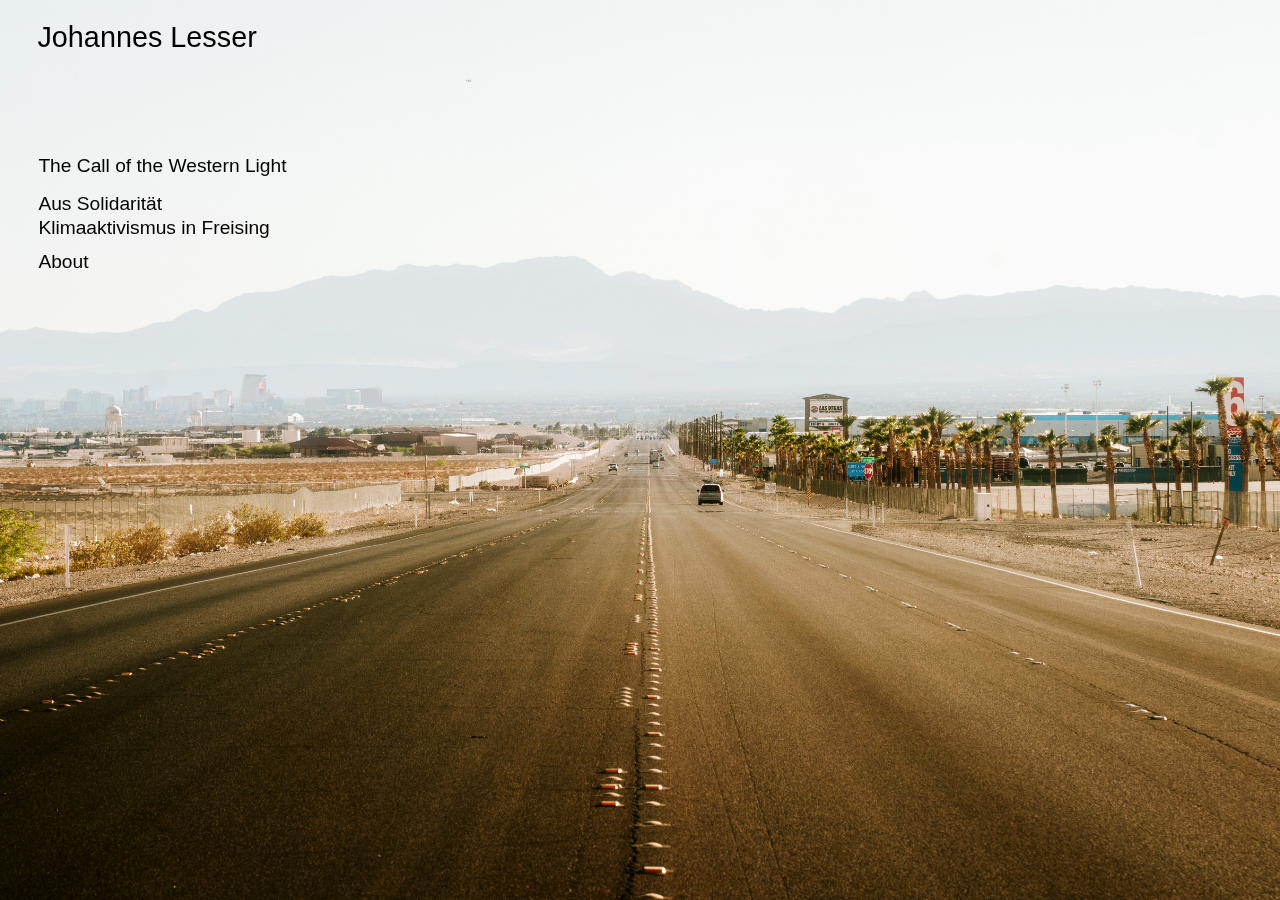
<file: index.html>
<!DOCTYPE html>
<html lang="en">
<head>
<meta charset="utf-8">
<meta name="viewport" content="width=device-width; initial-scale=1.0;">

<title>
    Johannes Lesser
</title>
    
<link rel="stylesheet" href="css/reset.css">
<link rel="stylesheet" href="css/style.css">

</head>
<body>
    <header>
        <div class="about">
        <a href="about.html">About</a>
        </div>   
        
        <div class="tcotwl">
        <a href="tcotwl.html">The Call of the Western Light</a>
        </div>   
        
        <div class="aussolidaritaet">
        <a href="aussolidaritaet.html">Aus Solidarität<br>Klimaaktivismus in Freising</a>
        </div>   
        
        <div class="titel">
        <a href="index.html">
            Johannes 
            Lesser</a>
        </div> 
        
    </header>
         <section class="portfolio">
           <div class="frontpage"> 
                <img src="img/fotos/callofthewesternlight_8.jpg" alt="road las vegas"> 
            </div> 
    </section>

    </body>
</html>
</file>
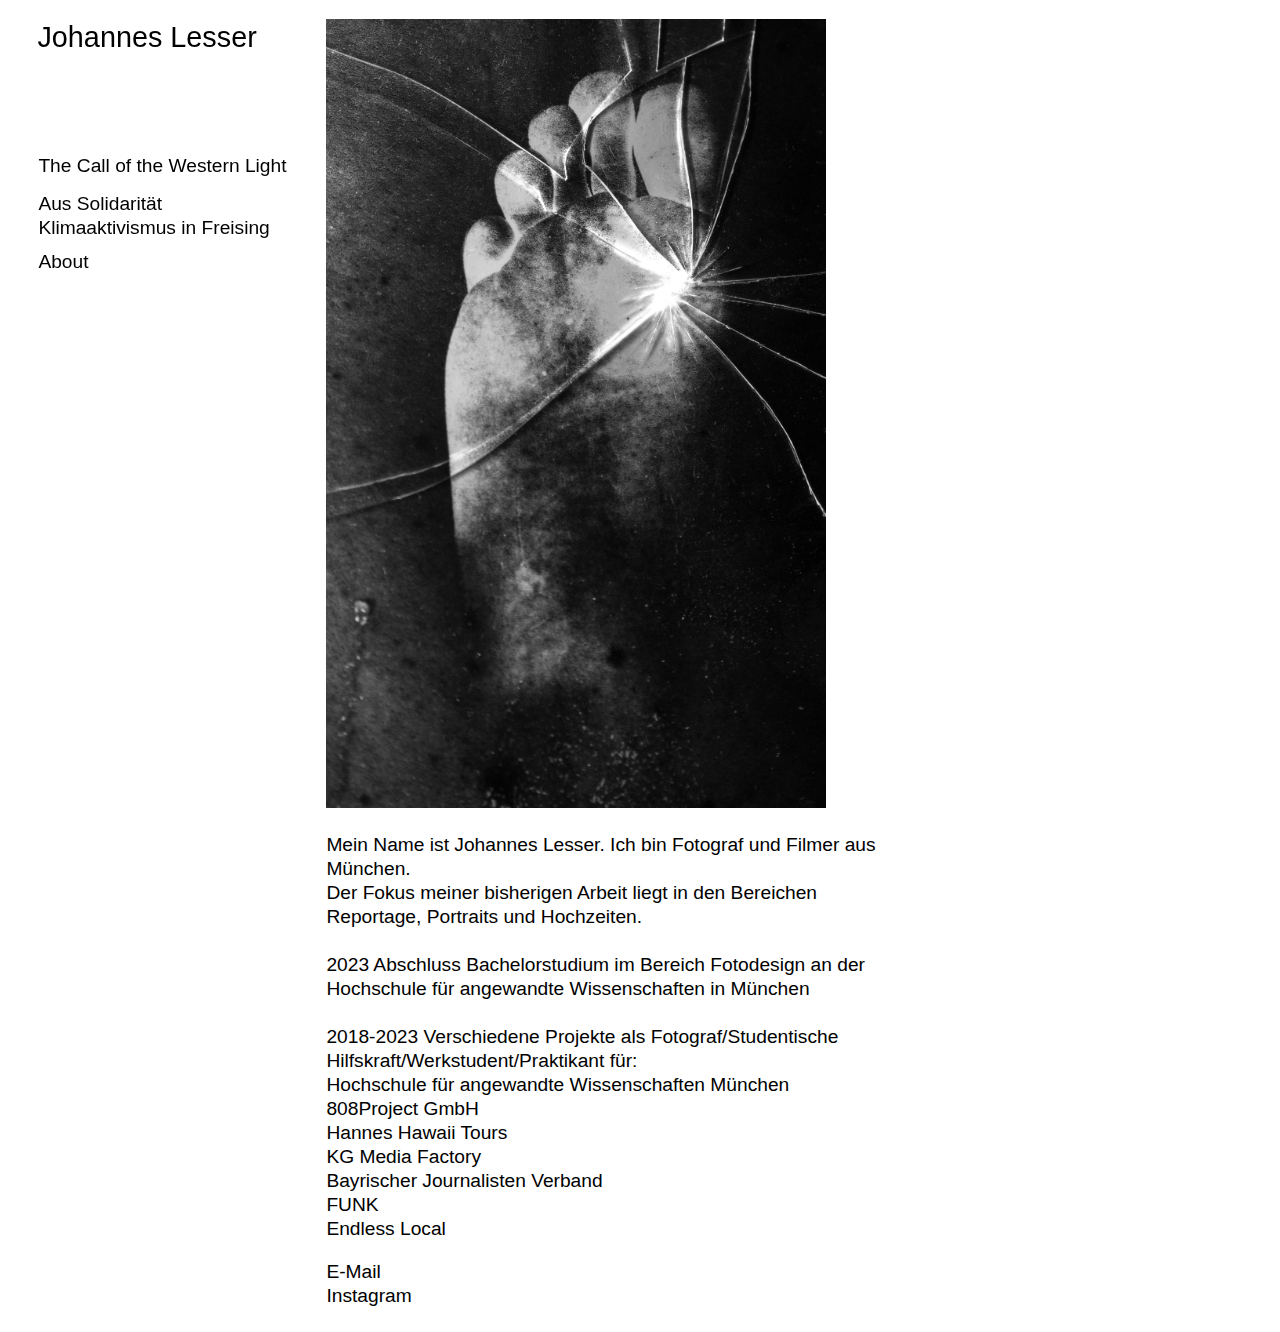
<file: about.html>
<!DOCTYPE html>
<html lang="en">
<head>
<meta charset="utf-8">
<meta name="viewport" content="width=device-width; initial-scale=1.0;">

<title>
    Johannes Lesser
</title>
    
<link rel="stylesheet" href="css/reset.css">
<link rel="stylesheet" href="css/style.css">

</head>
    <header>
        <div class="about">
        <a href="about.html">About</a>
        </div>   
        
        <div class="tcotwl">
        <a href="tcotwl.html">The Call of the Western Light</a>
        </div>   
        
        <div class="aussolidaritaet">
        <a href="aussolidaritaet.html">Aus Solidarität<br>Klimaaktivismus in Freising</a>
        </div>   
        
        <div class="titel">
        <a href="index.html">Johannes Lesser</a>
        </div> 
        
    </header>
        
    <body>
        <section class="portfolio">
           <figure class="portrait"> 
                <img src="img/fotos/Portrait.jpg" alt="portrait Johannes Lesser"> 
            </figure>
        </section>

        <article class="article">
        Mein Name ist Johannes Lesser. Ich bin Fotograf und Filmer aus München.<br> Der Fokus meiner bisherigen Arbeit liegt in den Bereichen Reportage, Portraits und Hochzeiten.<br><br>
            2023 Abschluss Bachelorstudium im Bereich Fotodesign an der Hochschule für angewandte Wissenschaften in München <br><br>
            2018-2023 Verschiedene Projekte als Fotograf/Studentische Hilfskraft/Werkstudent/Praktikant für:<br>
            Hochschule für angewandte Wissenschaften München <br>808Project GmbH<br>Hannes Hawaii Tours<br>KG Media Factory<br>Bayrischer Journalisten Verband<br>FUNK<br>Endless Local
            
        
    <div class="social-menu"> 
        <a href="mailto:johannes-lesser@web.de">E-Mail</a> 
        <br>
        <a href="https://www.instagram.com/johannes_lesser/">Instagram</a>
        <br><br>
    </div>
        
        </article>
    </body>
</html>
</file>
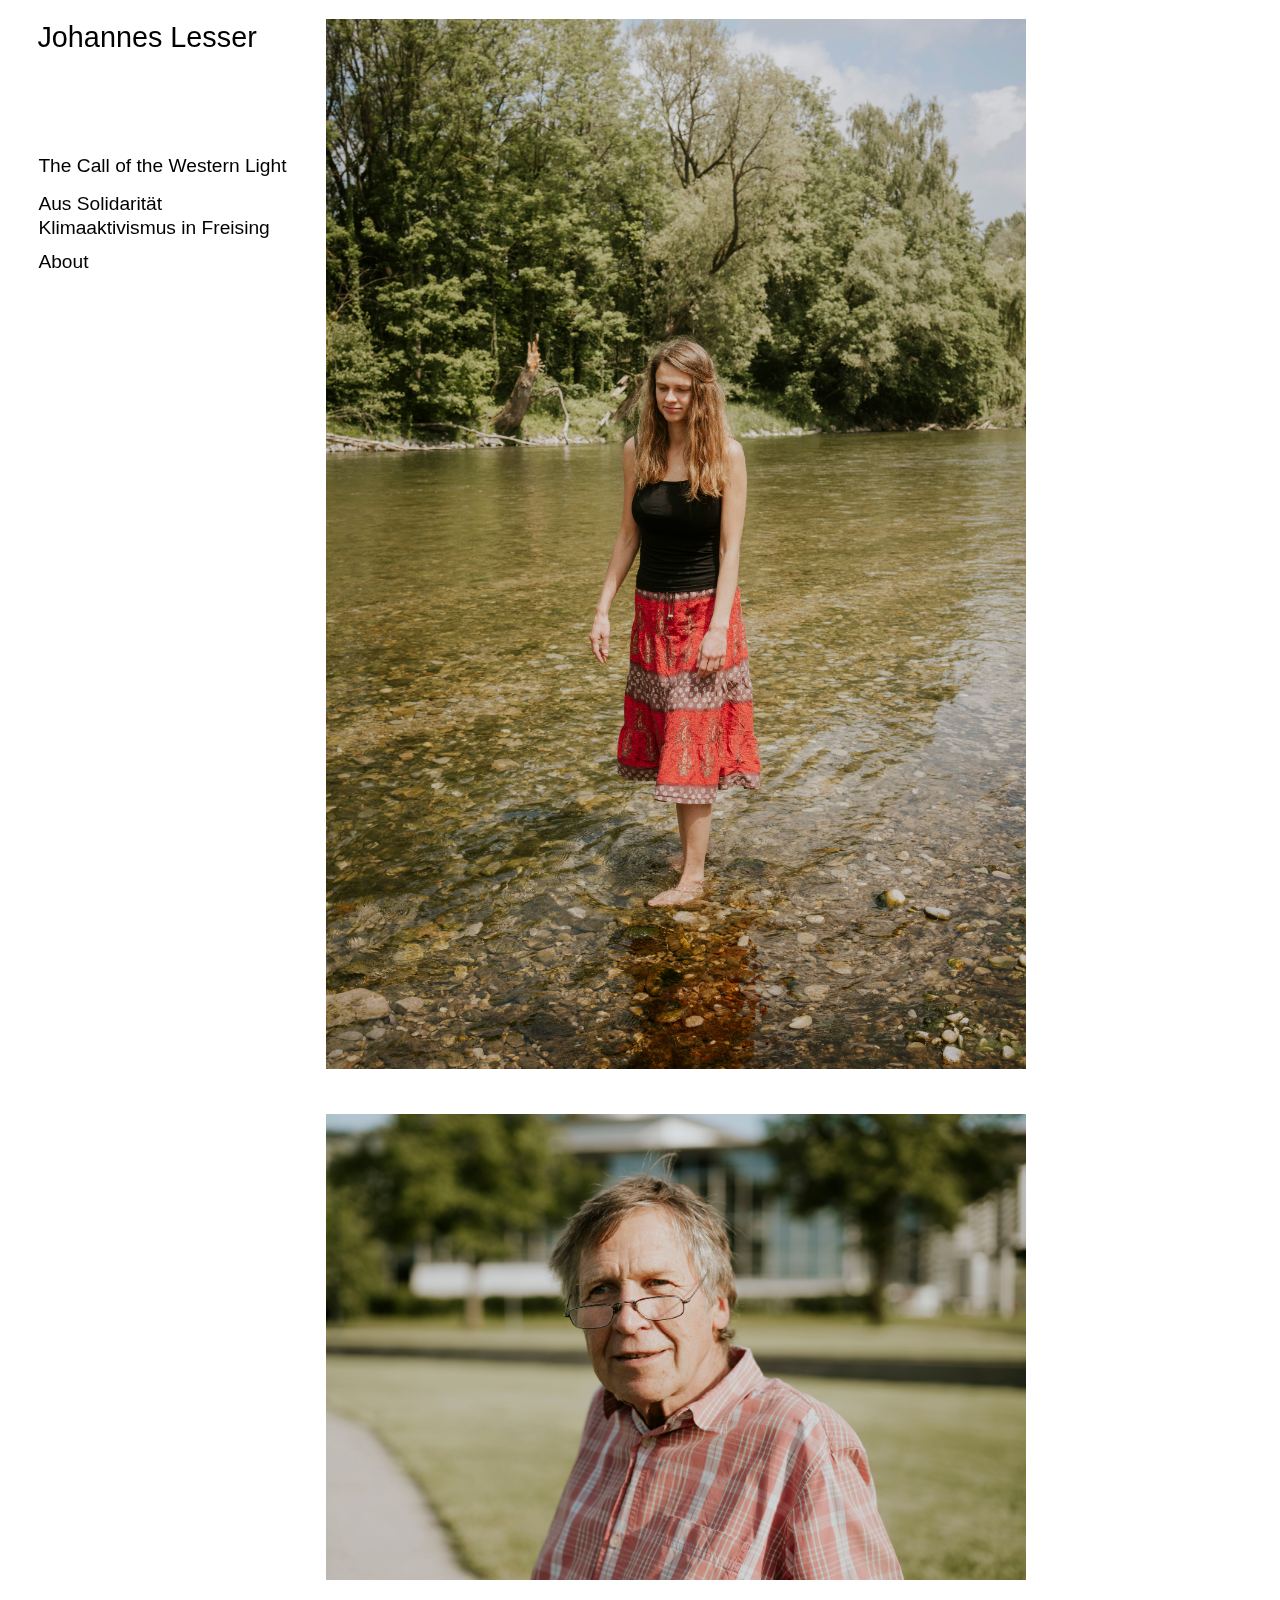
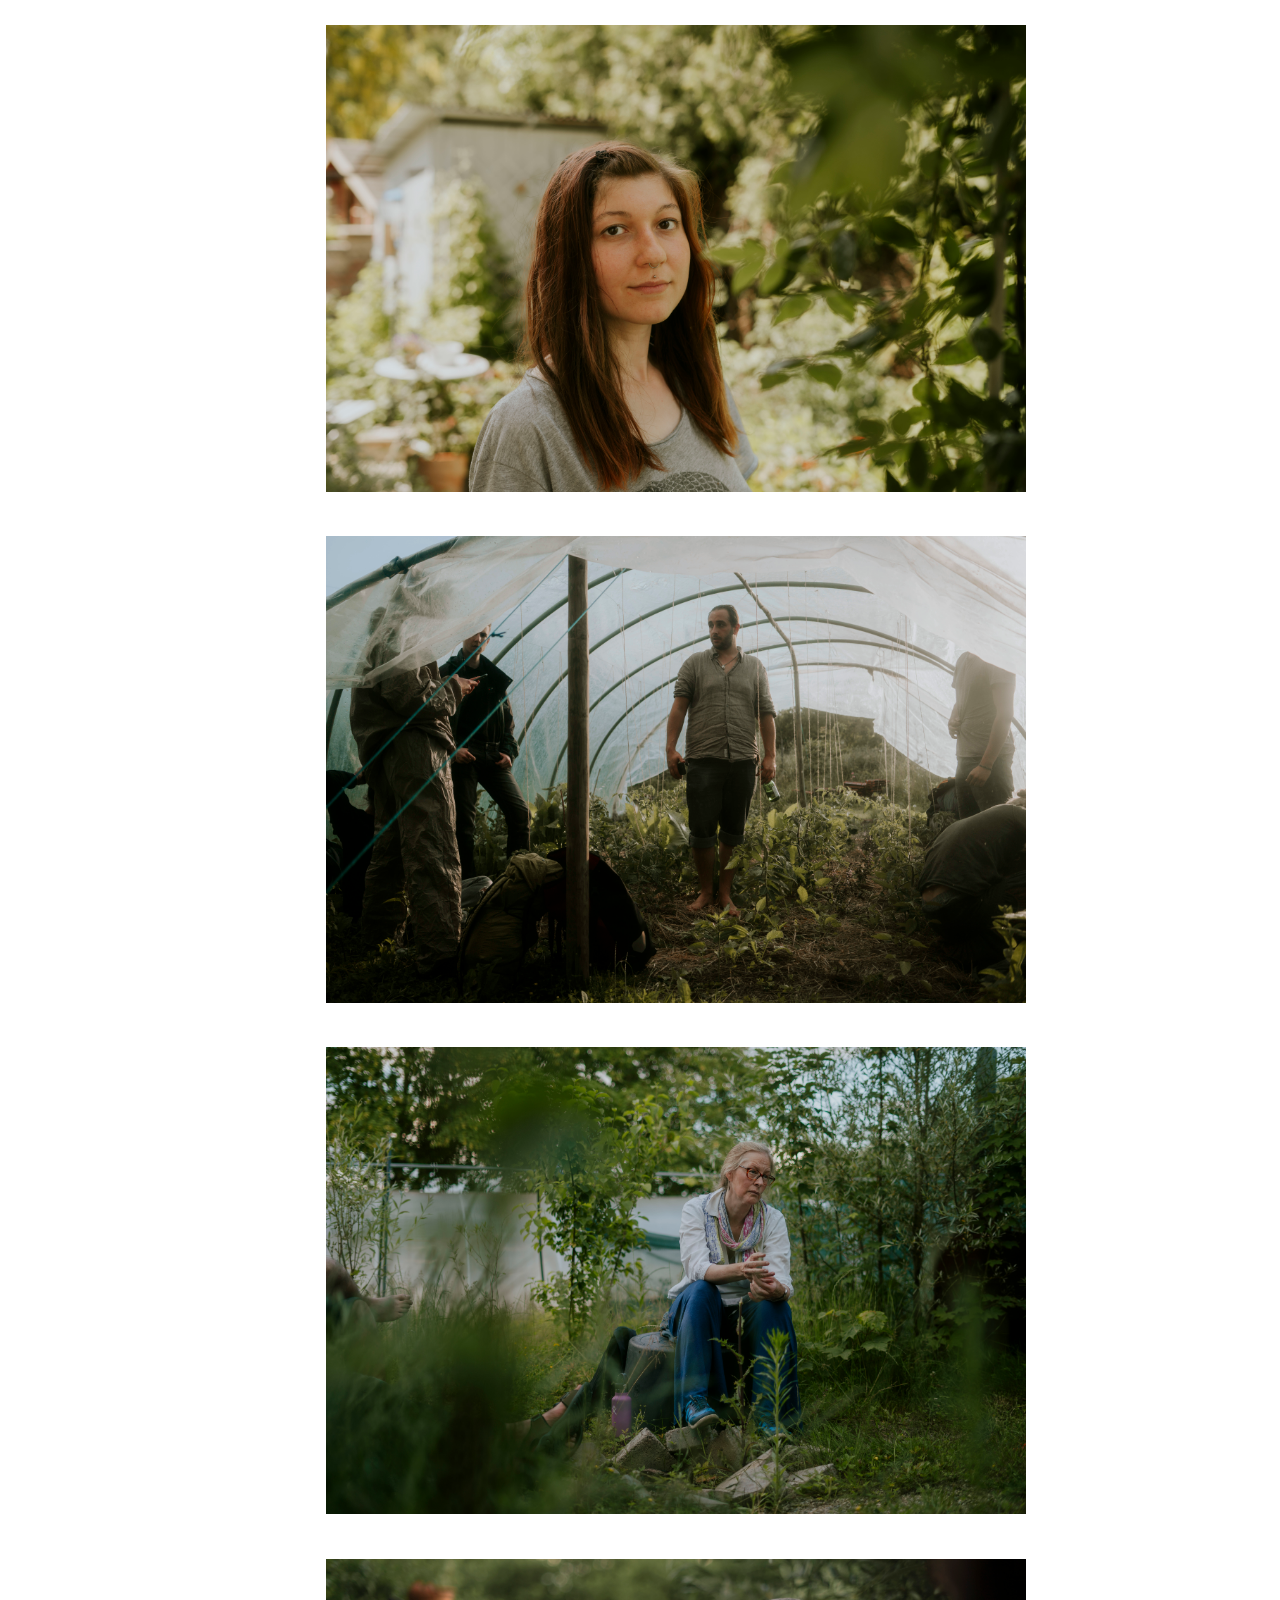
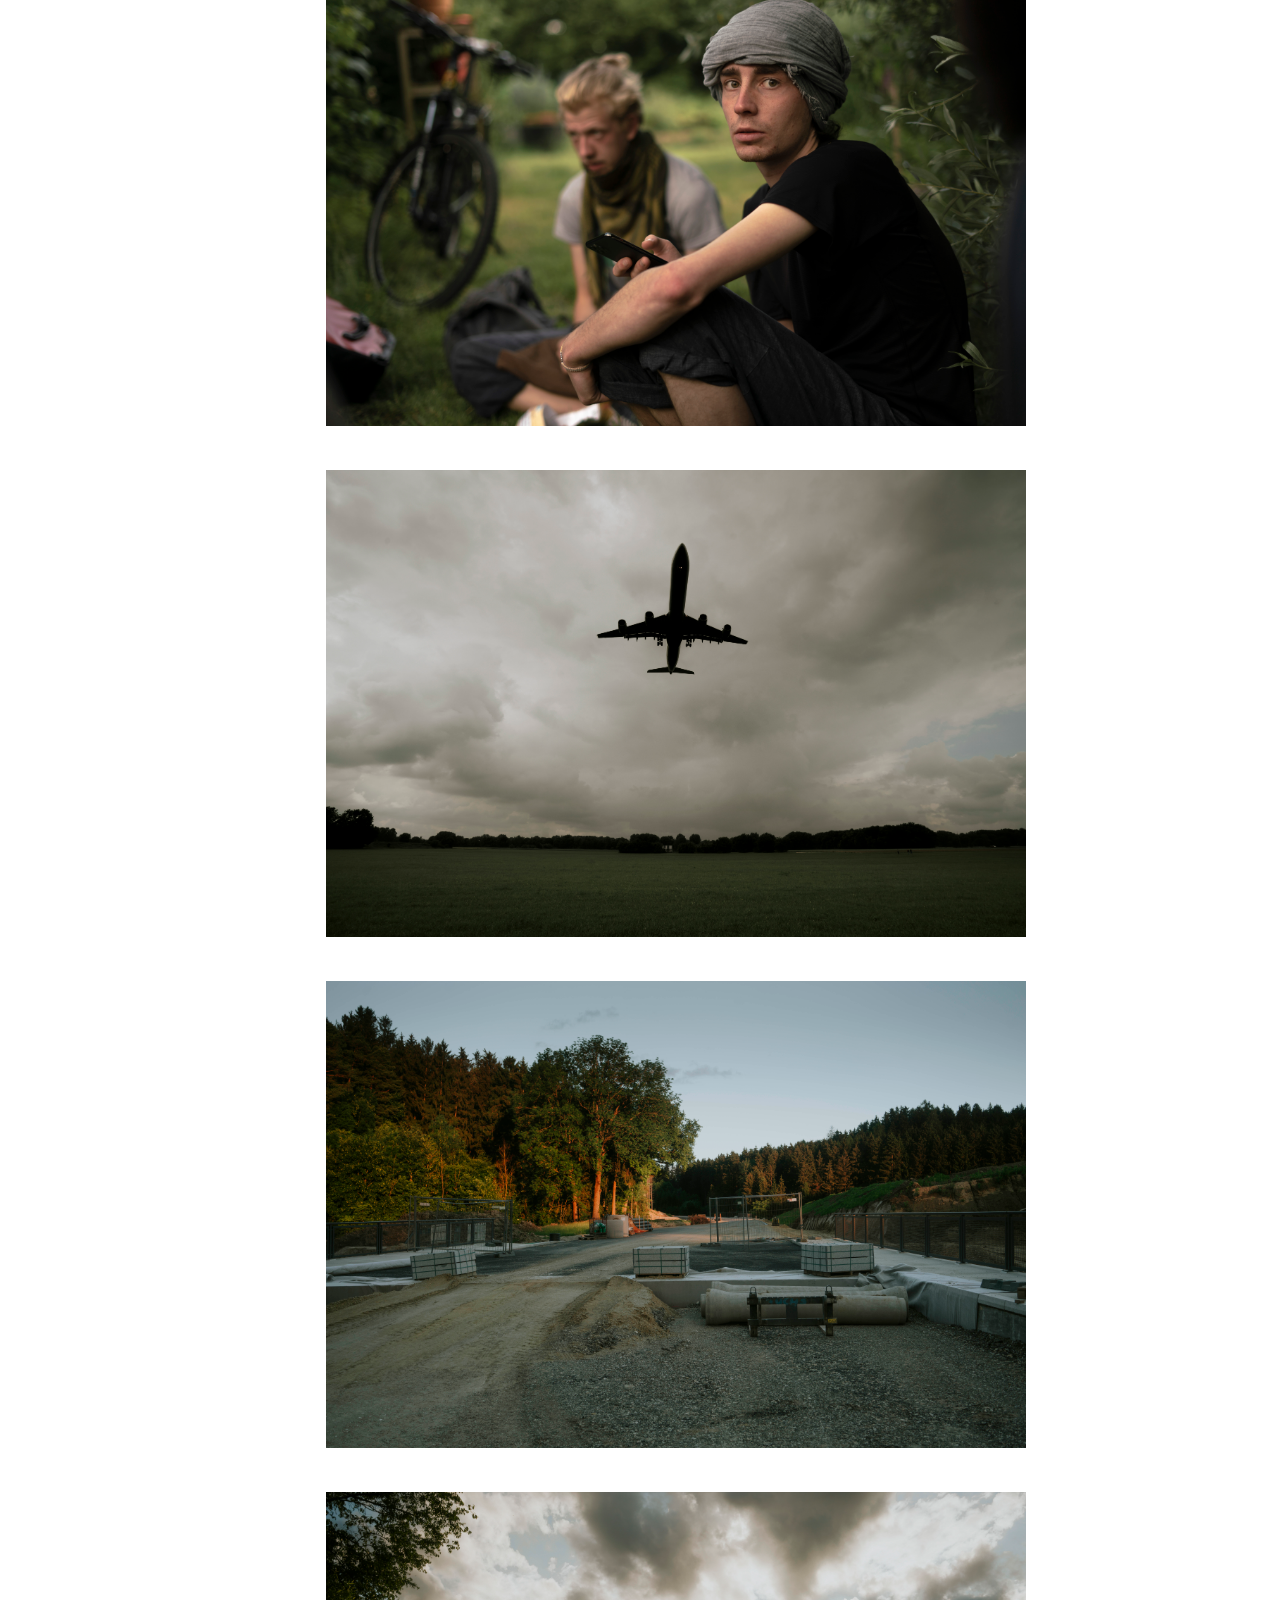
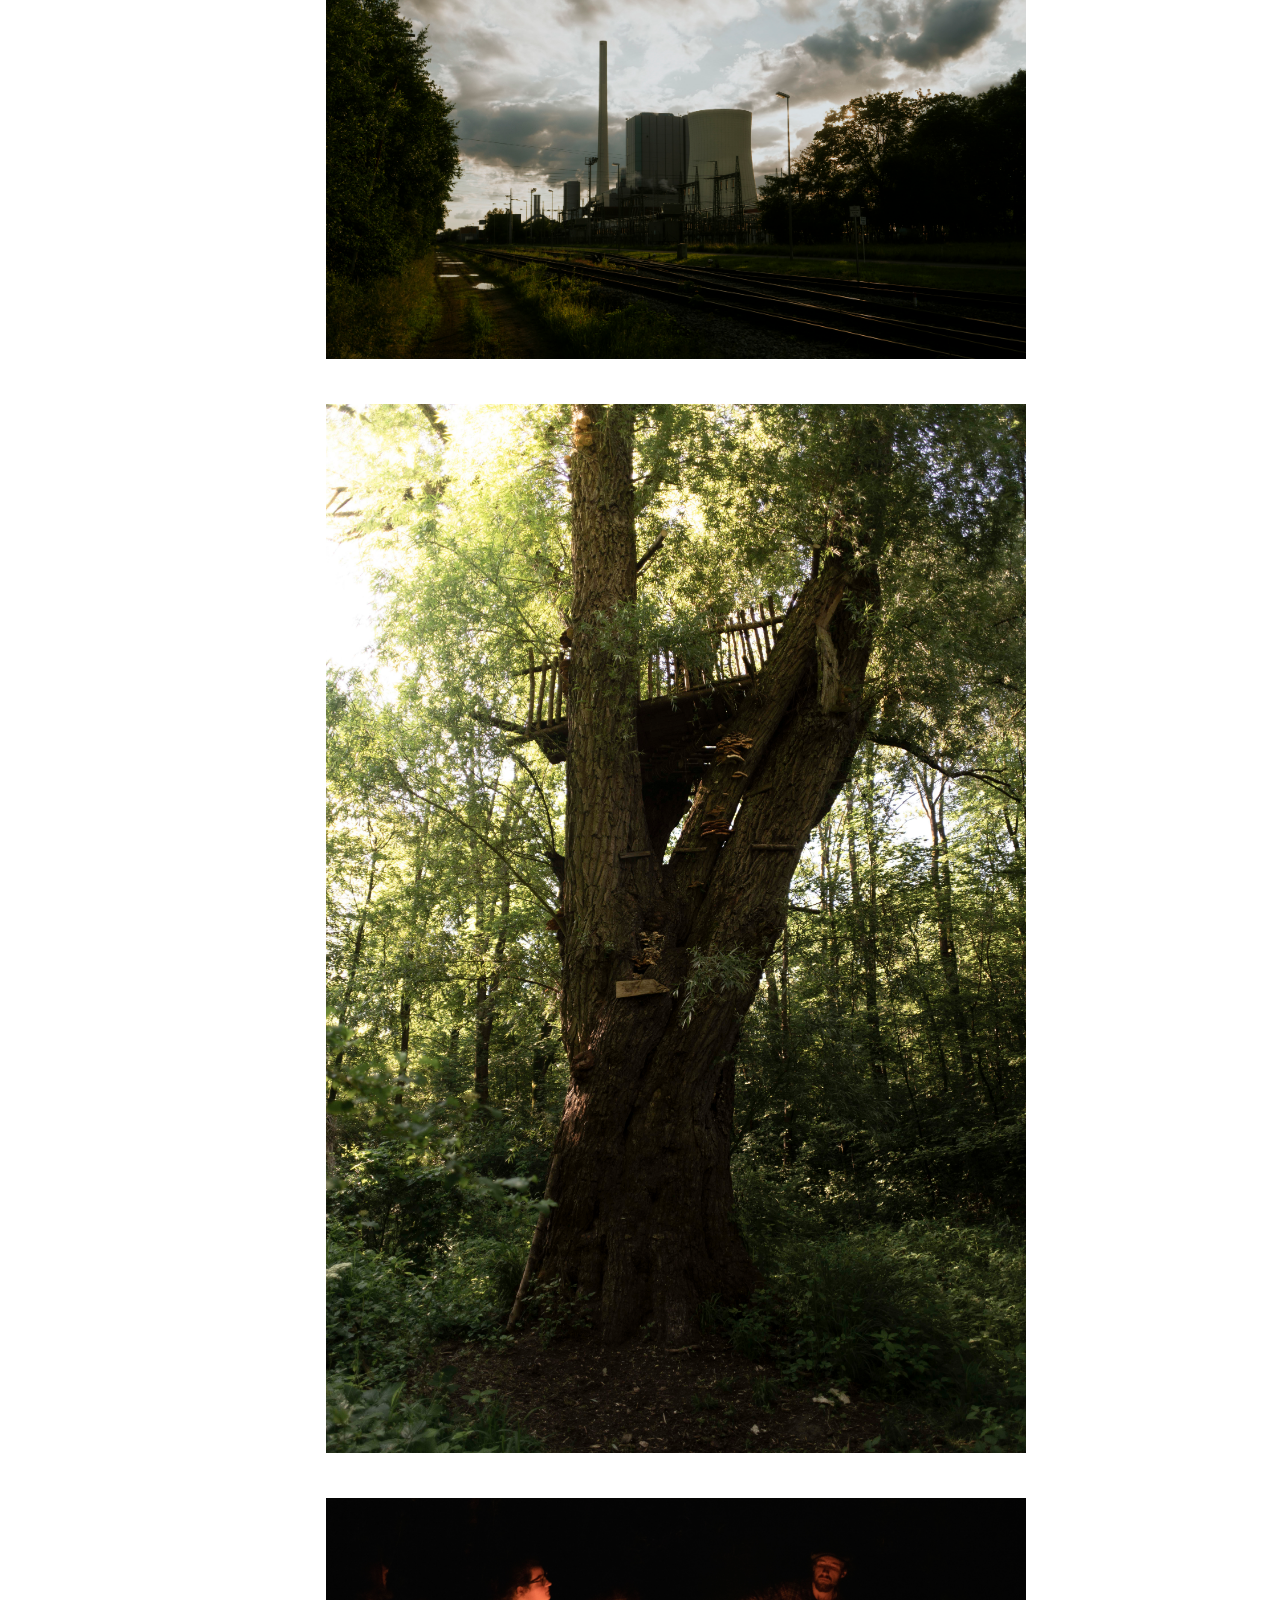
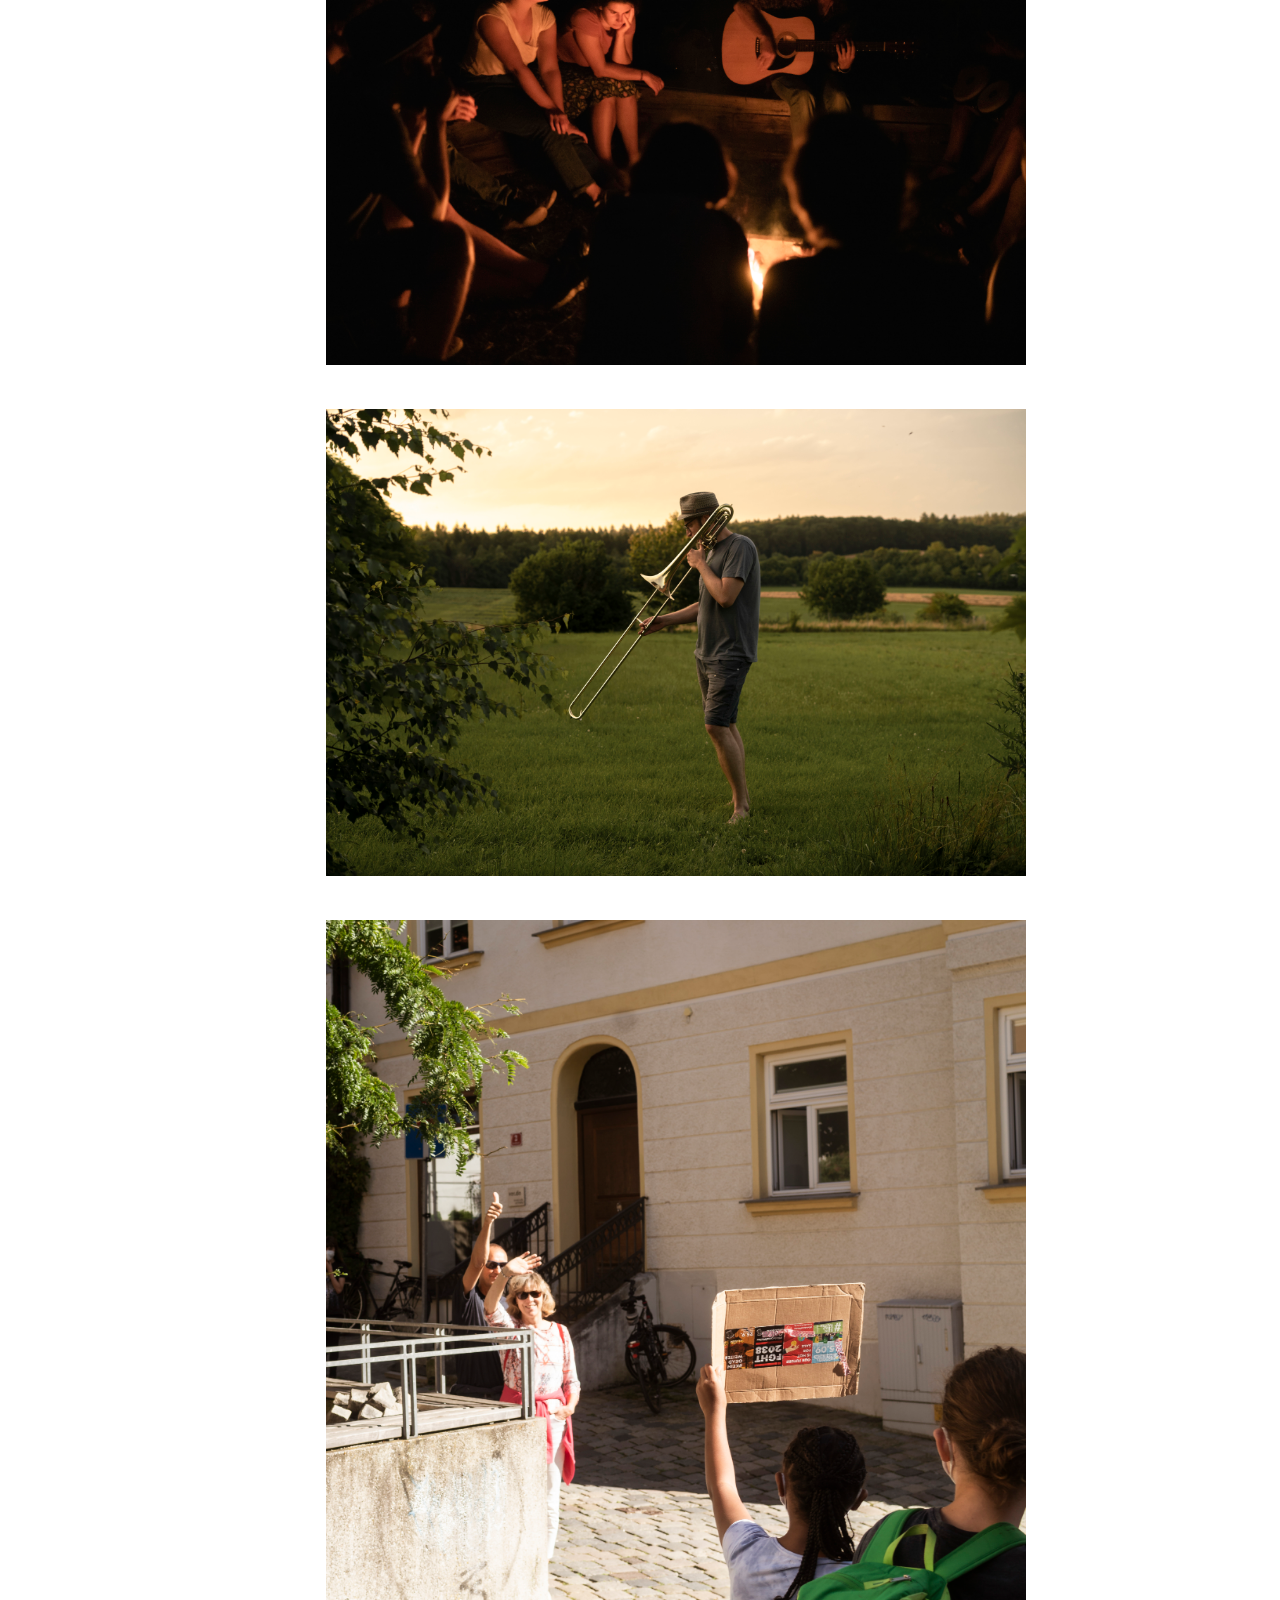
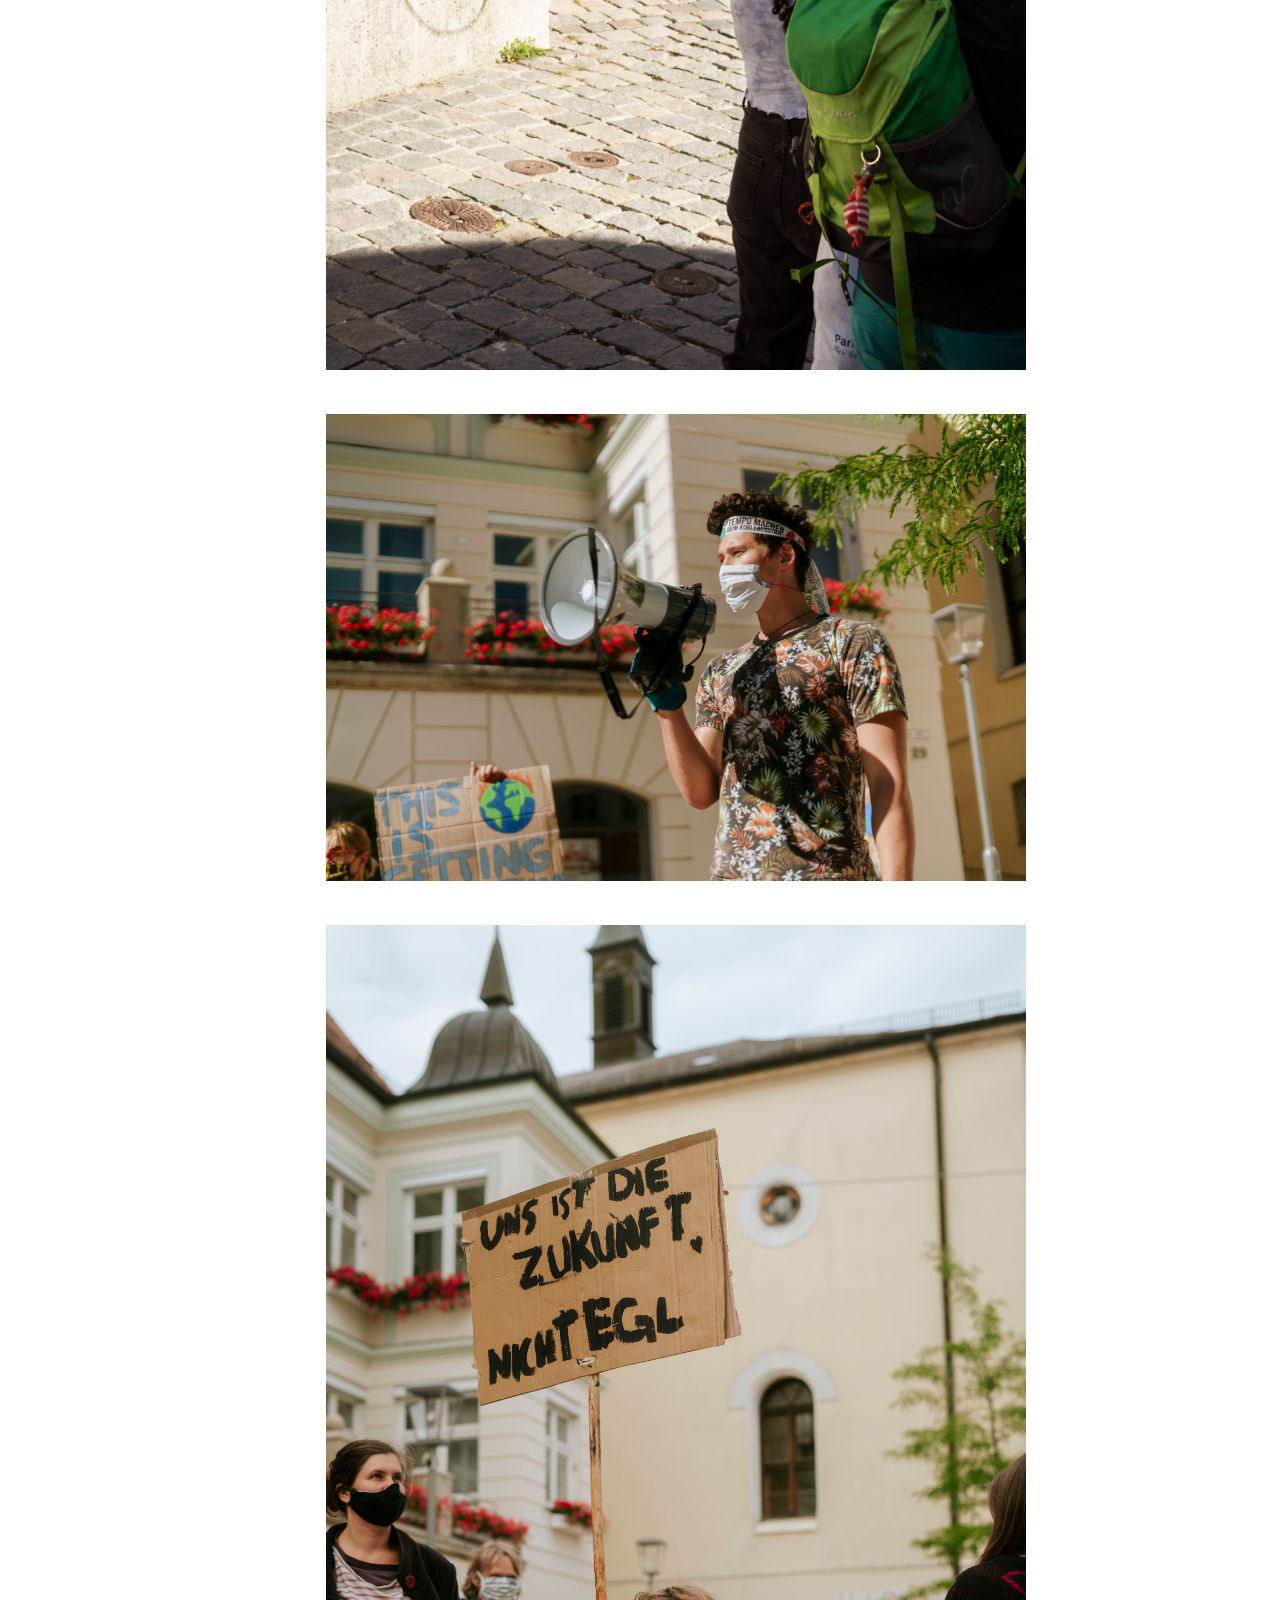
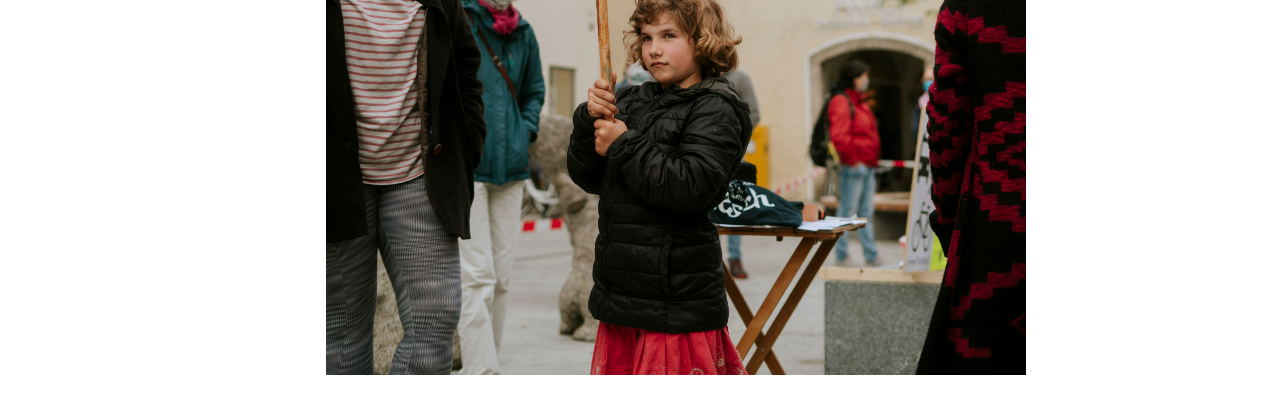
<file: aussolidaritaet.html>
<!DOCTYPE html>
<html lang="en">
<head>
<meta charset="utf-8">
<meta name="viewport" content="width=device-width; initial-scale=1.0;">

<title>
    Johannes Lesser
</title>
    
<link rel="stylesheet" href="css/reset.css">
<link rel="stylesheet" href="css/style.css">

</head>

    <header>
        <div class="about">
        <a href="about.html">About</a>
        </div>   
        
        <div class="tcotwl">
        <a href="tcotwl.html">The Call of the Western Light</a>
        </div>   
        
        <div class="aussolidaritaet">
        <a href="aussolidaritaet.html">Aus Solidarität<br>Klimaaktivismus in Freising</a>
        </div>   
        
        <div class="titel">
        <a href="index.html">Johannes Lesser</a>
        </div> 
    </header>

<body>
        
<section class="portfolio">
           <figure class="soli"> 
                <img src="img/fotos/aussolidarit%C3%A4t_15.jpg" alt="solidarität1"> 
            </figure>
            <figure class="soli"> 
                <img src="img/fotos/aussolidarit%C3%A4t_14.jpg" alt="solidarität2"> 
            </figure>
            <figure class="soli"> 
                <img src="img/fotos/aussolidarit%C3%A4t_13.jpg" alt="solidarität3"> 
            </figure>
            <figure class="soli"> 
                <img src="img/fotos/aussolidarit%C3%A4t_12.jpg" alt="solidarität4"> 
            </figure>
            <figure class="soli"> 
                <img src="img/fotos/aussolidarit%C3%A4t_11.jpg" alt="solidarität5"> 
            </figure>
            <figure class="soli"> 
                <img src="img/fotos/aussolidarit%C3%A4t_10.jpg" alt="solidarität6"> 
            </figure>
            <figure class="soli"> 
                <img src="img/fotos/aussolidarit%C3%A4t_9.jpg" alt="solidarität7"> 
            </figure>
            <figure class="soli"> 
                <img src="img/fotos/aussolidarit%C3%A4t_8.jpg" alt="solidarität8"> 
            </figure>
            <figure class="soli"> 
                <img src="img/fotos/aussolidarit%C3%A4t_7.jpg" alt="solidarität9"> 
            </figure>
            <figure class="soli"> 
                <img src="img/fotos/aussolidarit%C3%A4t_6.jpg" alt="solidarität10"> 
            </figure>
            <figure class="soli"> 
                <img src="img/fotos/aussolidarit%C3%A4t_5.jpg" alt="solidarität11"> 
            </figure>
            <figure class="soli"> 
                <img src="img/fotos/aussolidarit%C3%A4t_4.jpg" alt="solidarität12"> 
            </figure>
            <figure class="soli"> 
                <img src="img/fotos/aussolidarit%C3%A4t_3.jpg" alt="solidarität13"> 
            </figure>
            <figure class="soli"> 
                <img src="img/fotos/aussolidarit%C3%A4t_2.jpg" alt="solidarität14"> 
            </figure>
                <figure class="soli"> 
                <img src="img/fotos/aussolidarit%C3%A4t_1.jpg" alt="solidarität15"> 
            </figure>
             

                          
    </section>
    
</body>
</html>
</file>
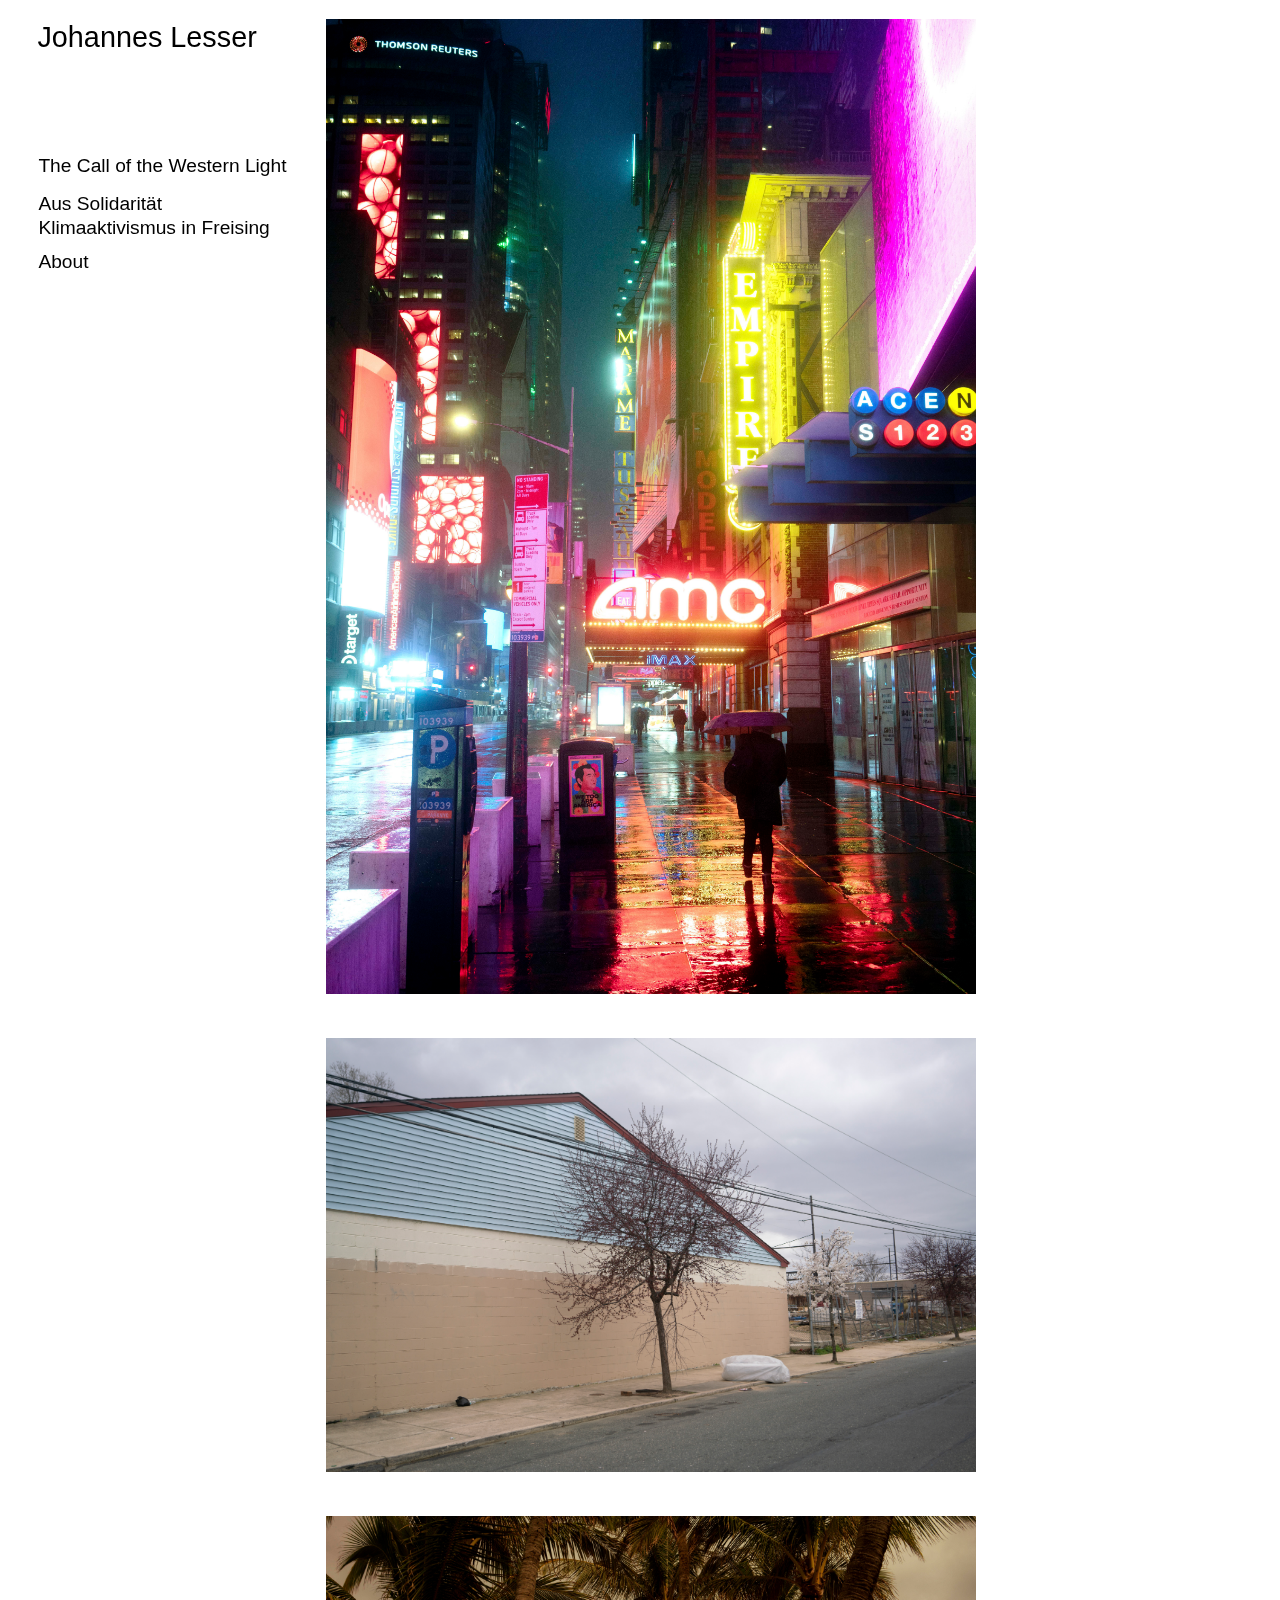
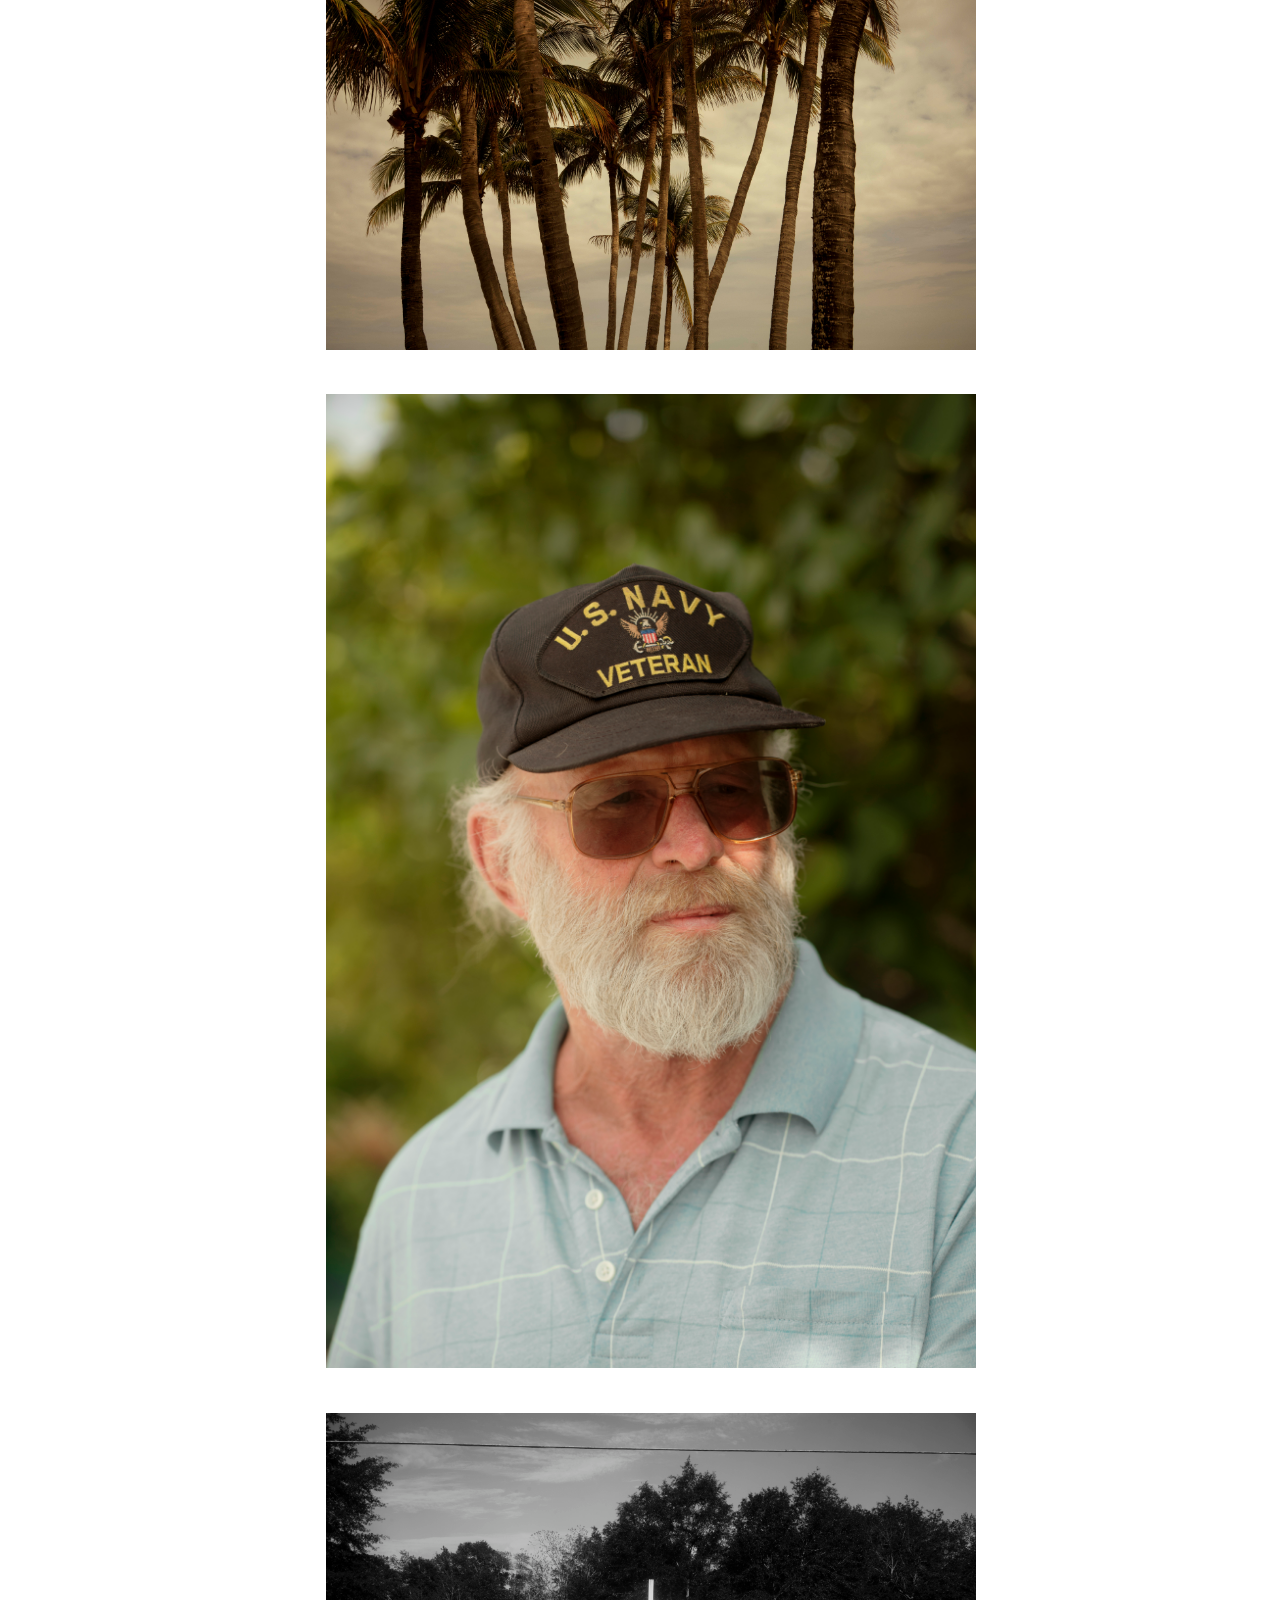
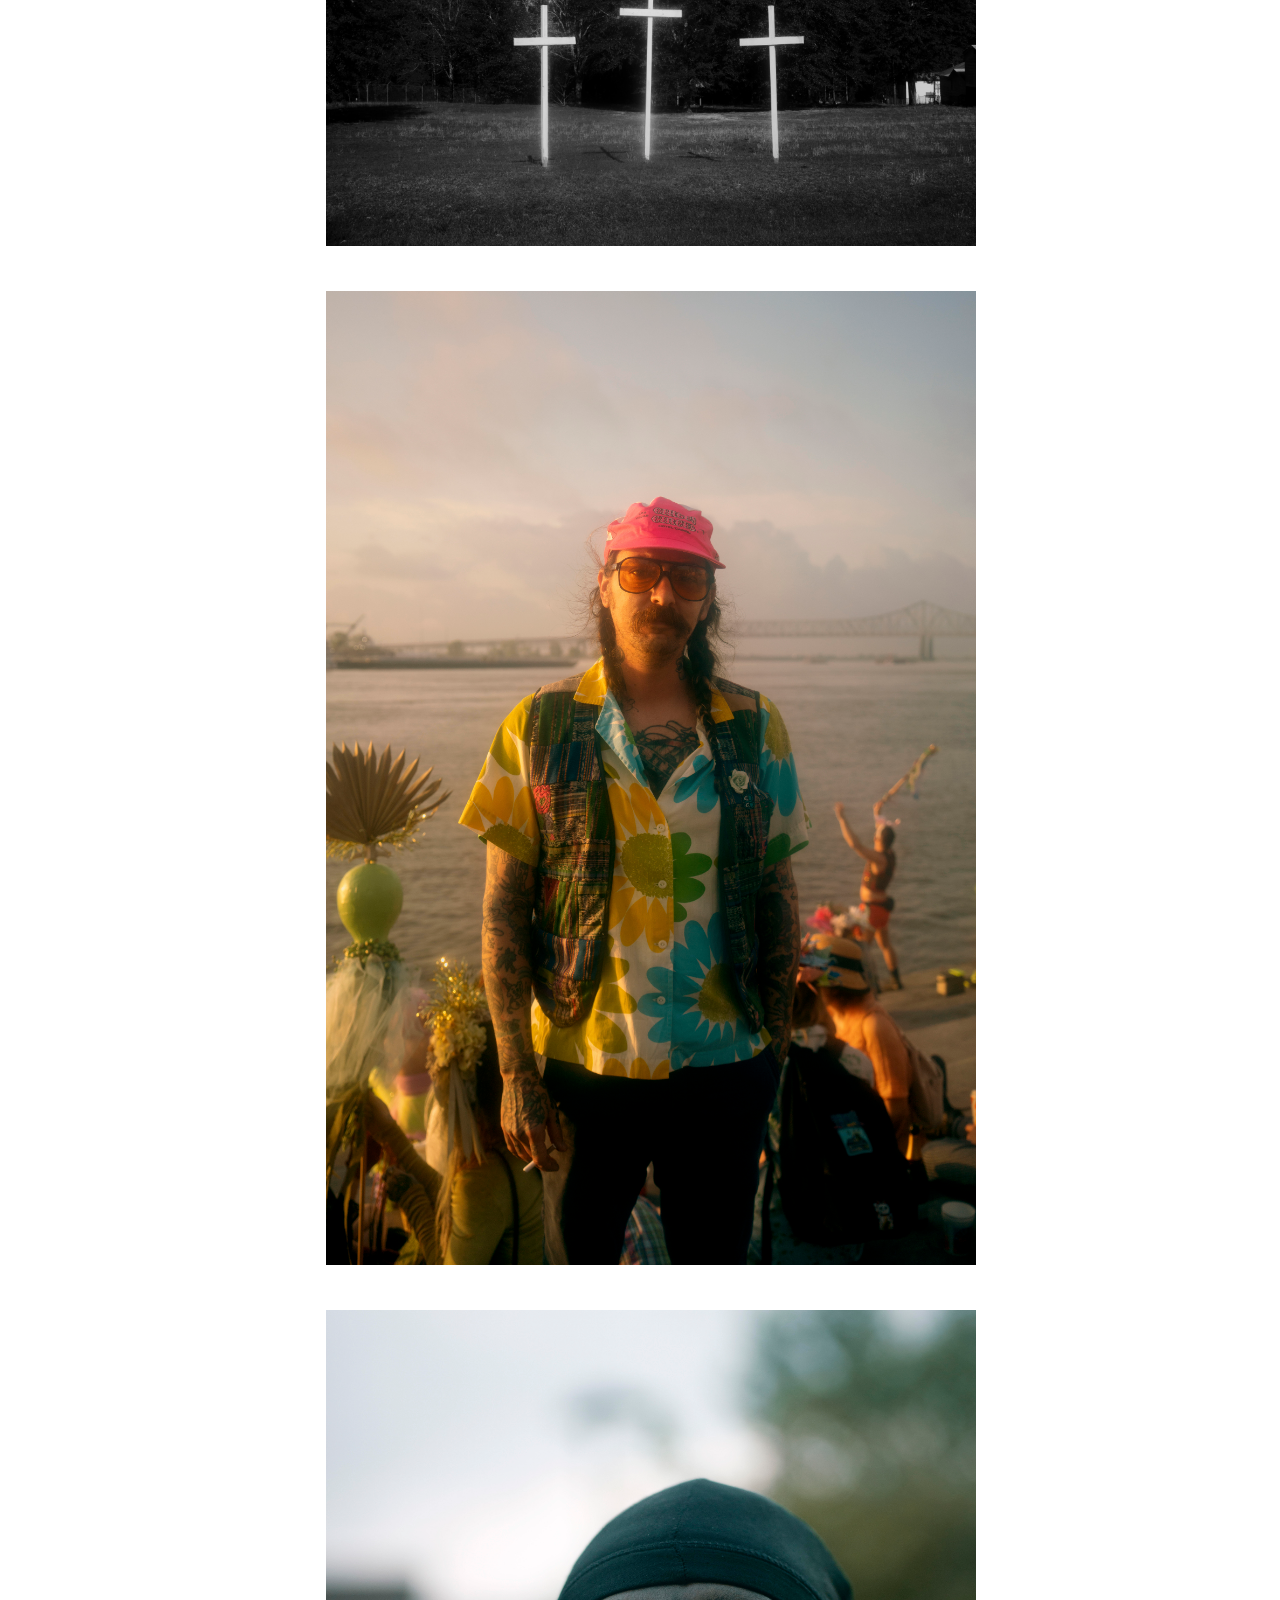
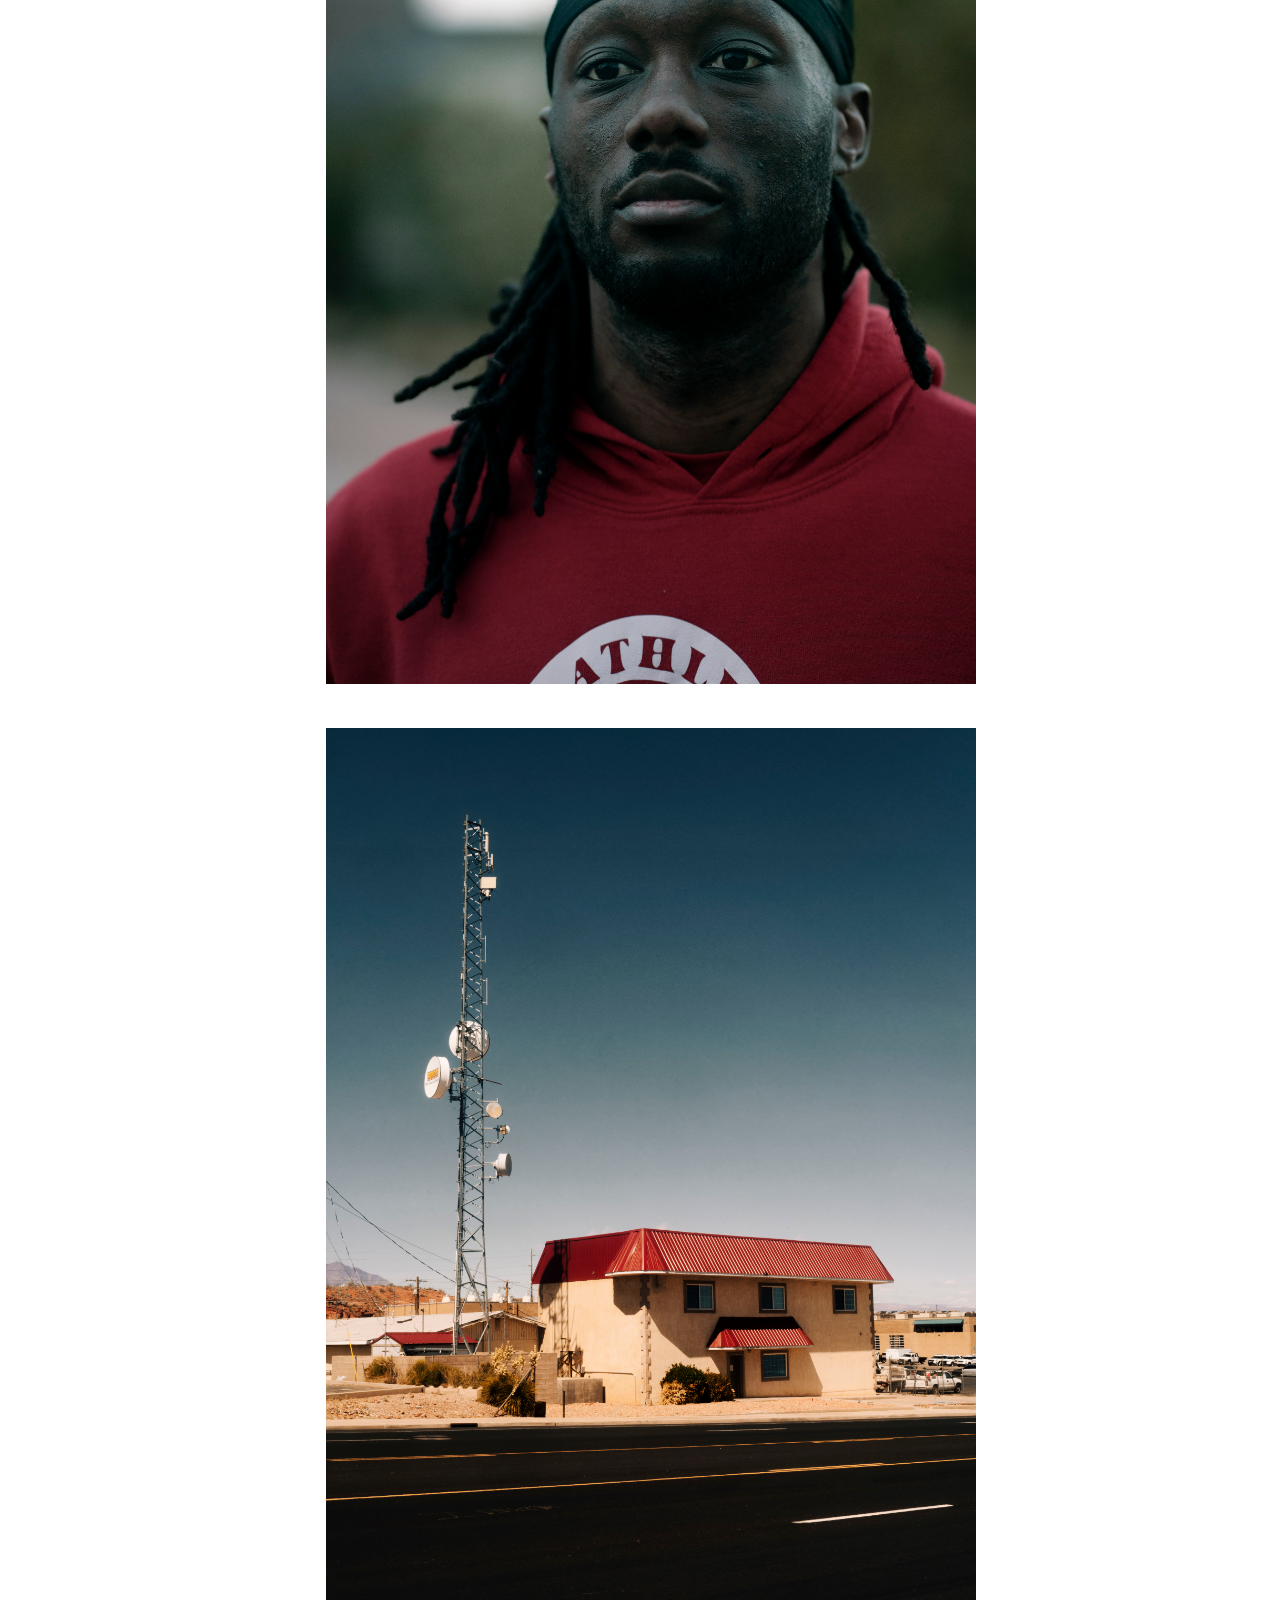
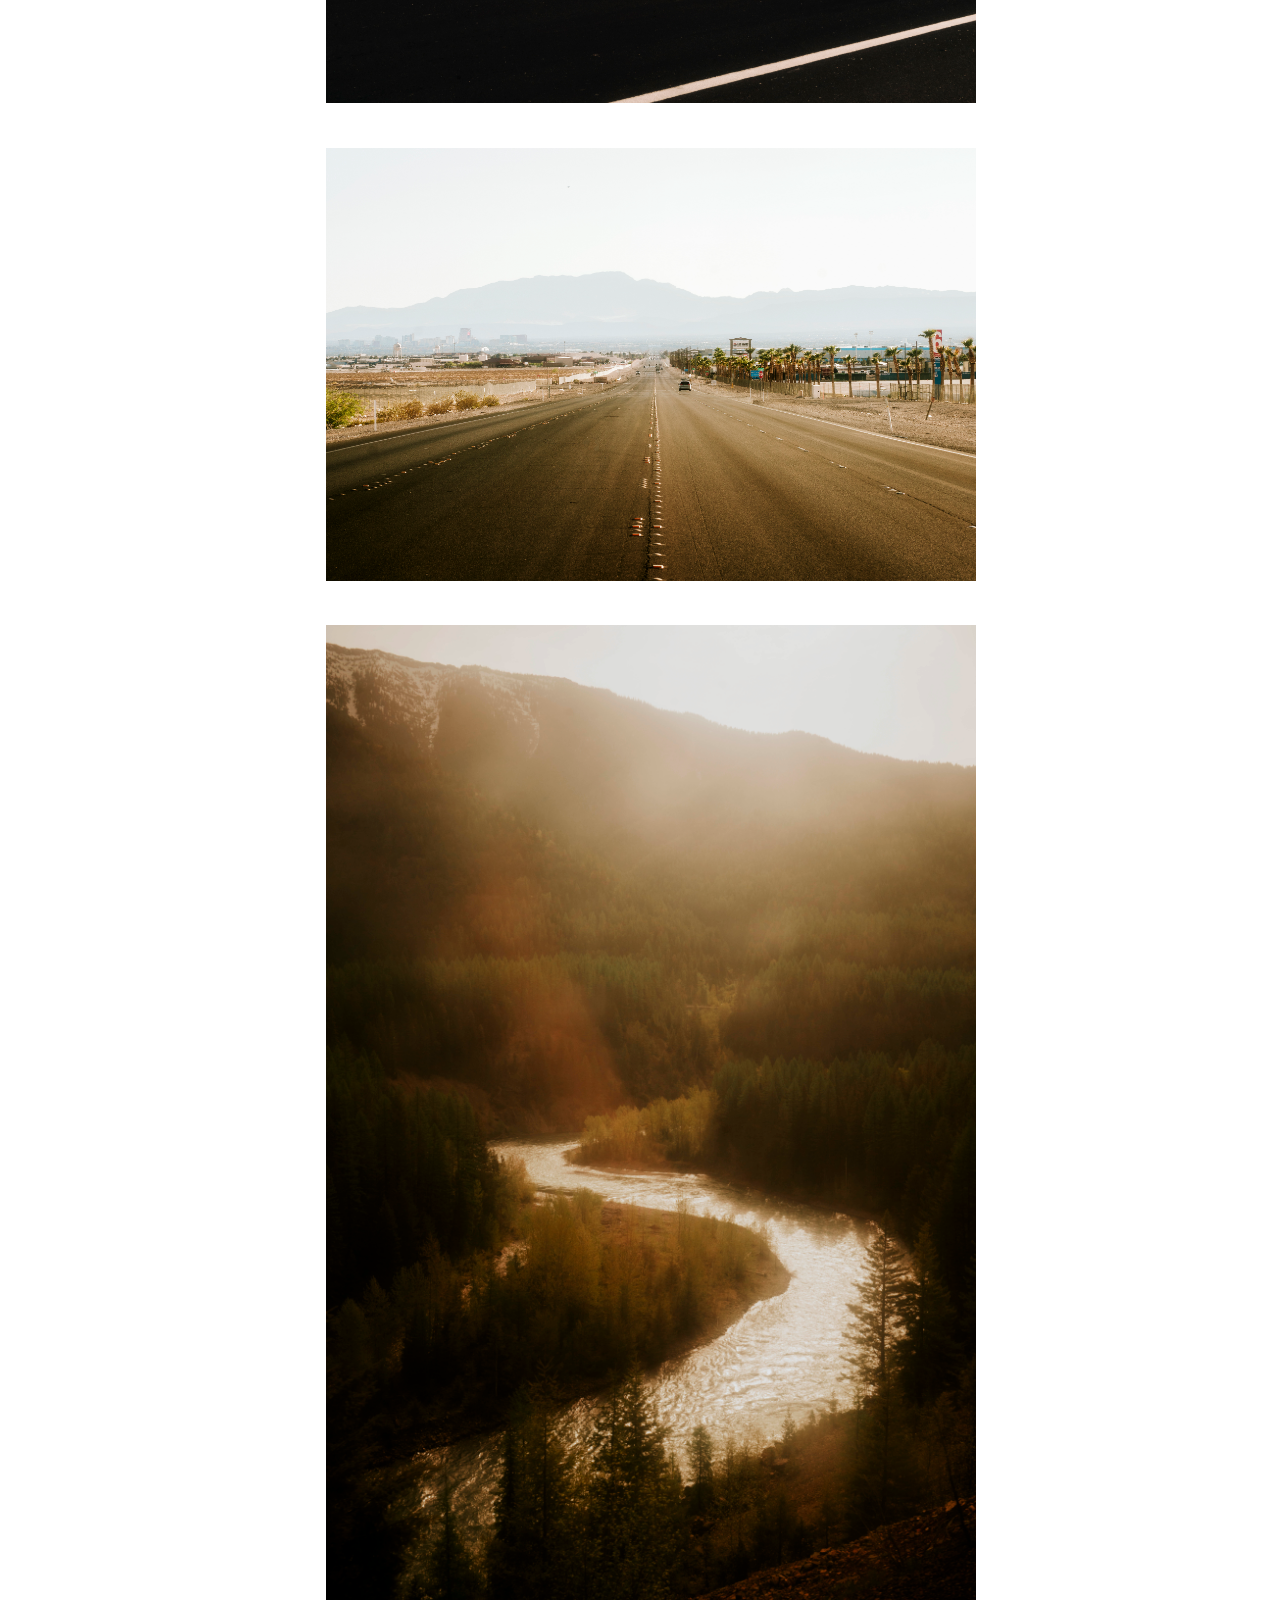
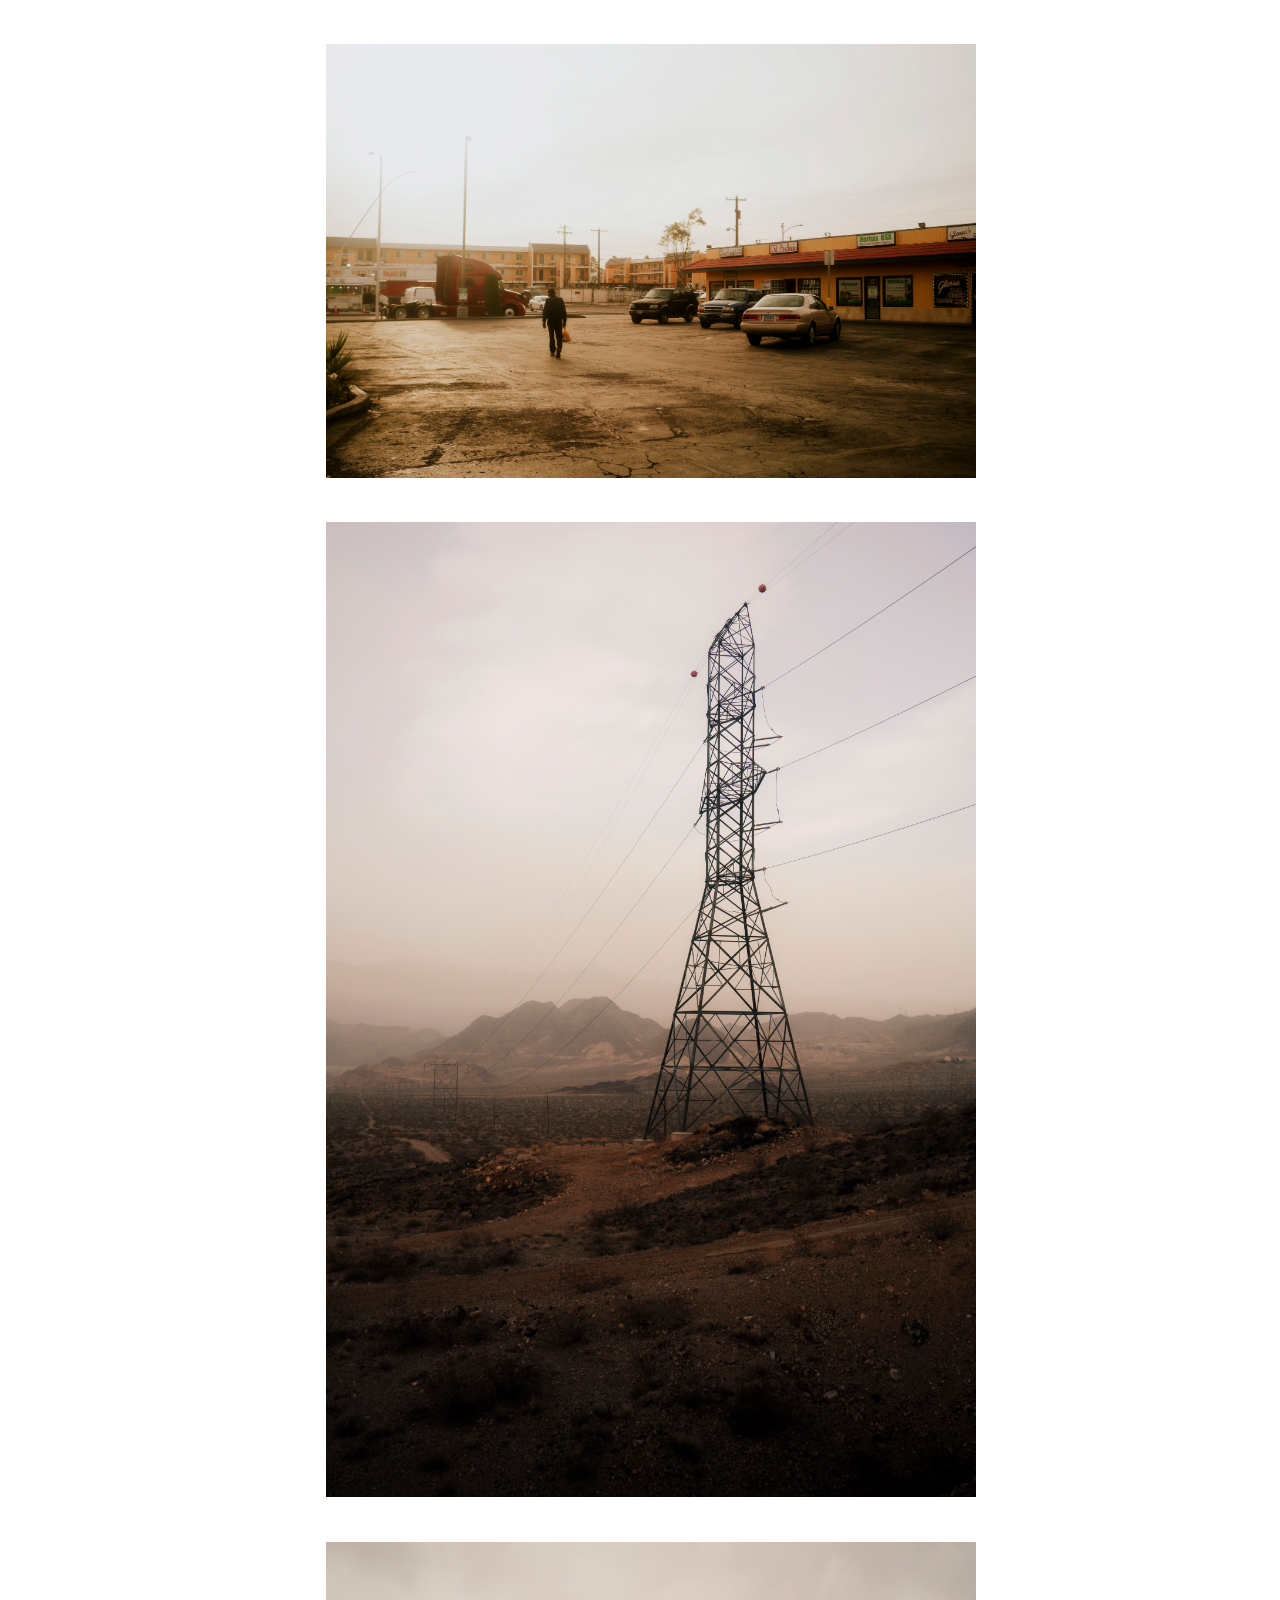
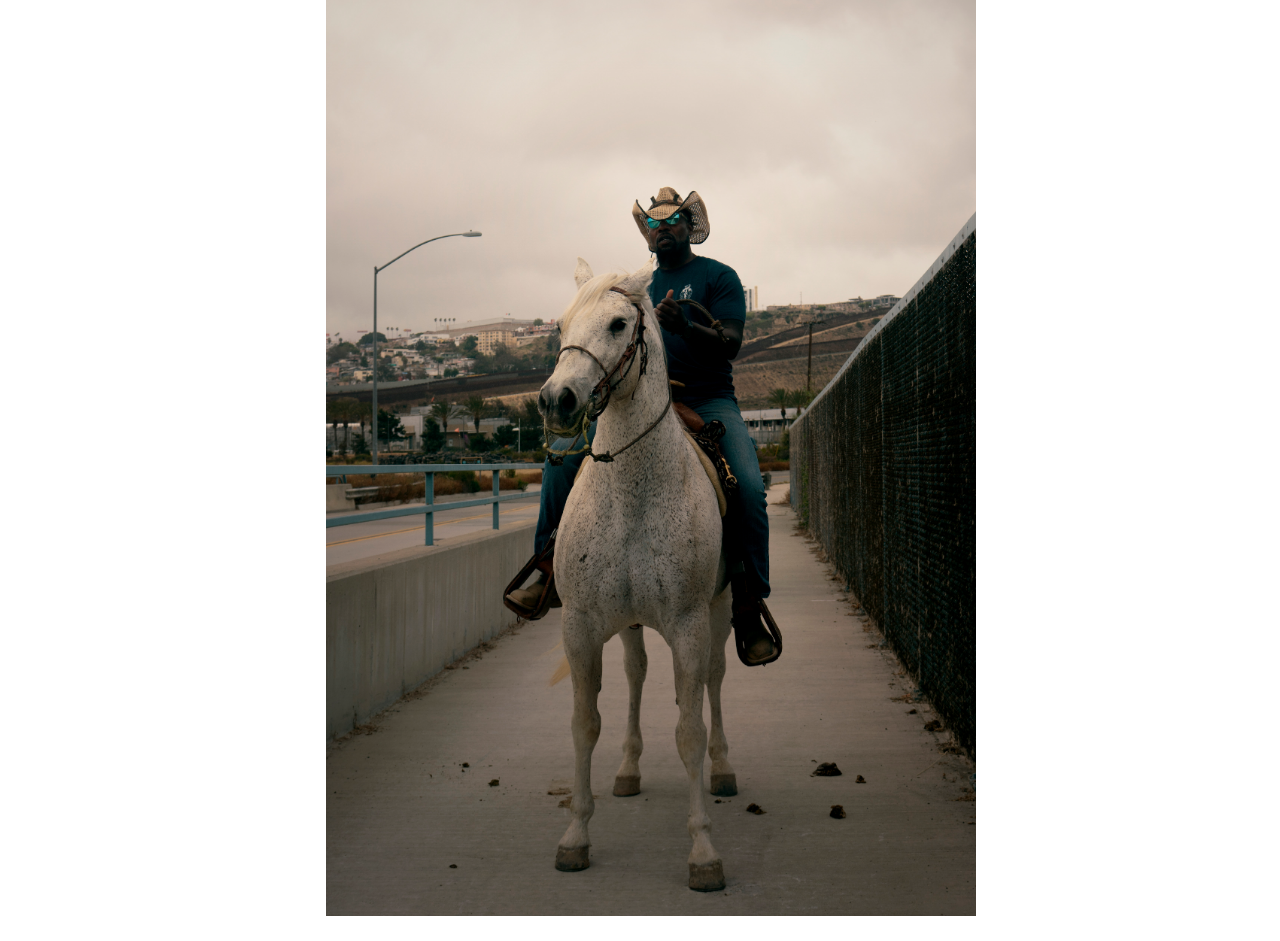
<file: tcotwl.html>
<!DOCTYPE html>
<html lang="en">
<head>
<meta charset="utf-8">
<meta name="viewport" content="width=device-width; initial-scale=1.0;">

<title>
    Johannes Lesser
</title>
    
<link rel="stylesheet" href="css/reset.css">
<link rel="stylesheet" href="css/style.css">

</head>
    <header>
        <div class="about">
        <a href="about.html">About</a>
        </div>   
        
        <div class="tcotwl">
        <a href="tcotwl.html">The Call of the Western Light</a>
        </div>   
        
        <div class="aussolidaritaet">
        <a href="aussolidaritaet.html">Aus Solidarität<br>Klimaaktivismus in Freising</a>
        </div>   
        
        <div class="titel">
        <a href="index.html">Johannes Lesser</a>
        </div> 
        
     </header>
        
    <body>

         <section class="portfolio">
            <figure class="thecall">
                <img src="img/fotos/callofthewesternlight_12.jpg">
            </figure>
             
            <figure class="thecall">
                <img src="img/fotos/callofthewesternlight_1.jpg">
            </figure>
            
            <figure class="thecall">
                <img src="img/fotos/callofthewesternlight_2.jpg">
            </figure>
            <figure class="thecall">
                <img src="img/fotos/callofthewesternlight_3.jpg">
            </figure>
            <figure class="thecall">
                <img src="img/fotos/callofthewesternlight_4.jpg">
            </figure>
             <figure class="thecall">
                <img src="img/fotos/callofthewesternlight_5.jpg">
            </figure>
             <figure class="thecall">
                <img src="img/fotos/callofthewesternlight_6.jpg">
            </figure>
             <figure class="thecall">
                <img src="img/fotos/callofthewesternlight_7.jpg">
            </figure>
             <figure class="thecall">
                <img src="img/fotos/callofthewesternlight_8.jpg">
            </figure>
             <figure class="thecall">
                <img src="img/fotos/callofthewesternlight_13.jpg">
            </figure>
             <figure class="thecall">
                <img src="img/fotos/callofthewesternlight_9.jpg">
            </figure>
             <figure class="thecall">
                <img src="img/fotos/callofthewesternlight_10.jpg">
            </figure>
             <figure class="thecall">
                <img src="img/fotos/callofthewesternlight_11.jpg">
            </figure>
        </section> 

    </body>
</html>
</file>
<file: css/style.css>
figure {
  position: relative;
    color: black;
}

.portrait {
   padding: 1em;
    padding-top: 17em;
    padding-left: 16em;
    max-width: 600px;
}


.soli {
   padding: 1em;
    padding-top: 1em;
    padding-left: 17em;
    max-width: 700px;
}

.thecall {
    padding: 1em;
    padding-top: 1em;
    padding-left: 17em;
    max-width: 700px;

}


.murielhemdportrait {
    padding-left: 17em;
    padding-right: 1em;
    max-width: 500px;
}



.analoglara {
    padding-top: 1em;
    padding-left: 17em;
    padding-right: 1em;
    max-width: 650px;
}

.thecall {
    padding-top: 1em;
    padding-left: 17em;
    padding-right: 1em;
    max-width: 650px;
}

a {
    color: black;
    text-decoration: none;
}


header {
    font-family: 'Arial';

}

.background {
    position: absolute;
    display: flex;
    justify-content: center;
    align-items: center;
}

.portrait {
    max-width: 500px;
    margin-right: 1em;
    padding-top: 1em;
    padding-left: 17em;
    padding-bottom: 1em;
}

h1 {
    color: black;
    font-size: 3em;
}

.about {
    font-size: 1em;
    position: fixed;
    top: 13em;
    left: 2em;
    
    display: flex;
    justify-content: center;
    align-items: center;
    
    color: black;
    
    border-radius: 30px;
    opacity: 1;
    transition: opacity .3s;
    z-index: 3;
}

.frontpage img {
    display: flex;
    justify-content: center;
    object-fit: cover;
    height: 100vh;
}

.titel {
    font-size: 1.5em;
    font-weight: 400;
    
    position: fixed;
    top: 0.7em;
    left: 1.3em;
    
    display: flex;
    justify-content: center;
    align-items: center;
    
    color: black;
    
    border-radius: 30px;
    opacity: 1;
    transition: opacity .3s;
    z-index: 3;
}


.tcotwl {
    font-size: 1em;
    
    position: fixed;
    top: 8em;
    left: 2em;
    
    display: flex;
    justify-content: center;
    align-items: center;
    
    color: black;
    
    border-radius: 30px;
    opacity: 1;
    transition: opacity .3s;
    z-index: 3;
}

.aussolidaritaet {
    font-size: 1em;
    
    position: fixed;
    top: 10em;
    left: 2em;
    
    display: flex;
    justify-content: center;
    align-items: center;
    
    color: black;
    
    border-radius: 30px;
    opacity: 1;
    transition: opacity .3s;
    z-index: 3;
}


main {
    padding: 1em;
}

.article {
    font-size: 1em;
    margin-right: 12em;
    margin-left: 17em;
    color: black;
    align-content: center;
    position: absolute;
    margin-bottom: 5em;
    width: 100%;
    max-width: 30em;
}

strong {
    font-weight: bold;
}

body {
    color: black;
    font-family: 'Helvetica', sans-serif;
    font-size: 1.2em;
    line-height: 1.25
}

img {
    width: 100%;
    height: auto;
}

figure {
    margin-bottom: 0;
    }


.social-menu {
    padding-top: 1em;
    text-decoration: none;
}

.social-menu a {
	color: black;
	text-decoration: none;
}

.social-menu a:hover {
	opacity: .3;
}

.projectmenu {
    padding-top: 9em;
    padding-bottom: 9em;
}

.projectmenu a {
	color: black;
    font-weight: bold;
    font-size: 8em;
	
}

.projectmenu a:hover {
	opacity: .3;
}





@media only screen and (max-width: 768px) {
    .button {
        left: 50%;
        margin-left: -70px;
    }
    .grid {
        display: block;
    }
    figure {
        margin-bottom: 1em;
    }
    article, .list {
        margin: 0 auto;
        font-size: 16px;
    }

    
    
    
.projectmenu {
    padding-top: 11em;
    padding-bottom: 9em;
}

.projectmenu a {
	color: black;
    font-weight: bold;
    font-size: 6em;
	
}
    
    
    
.background {
    display: flex;
    justify-content: center;
    align-items: center;
}

.
</file>
